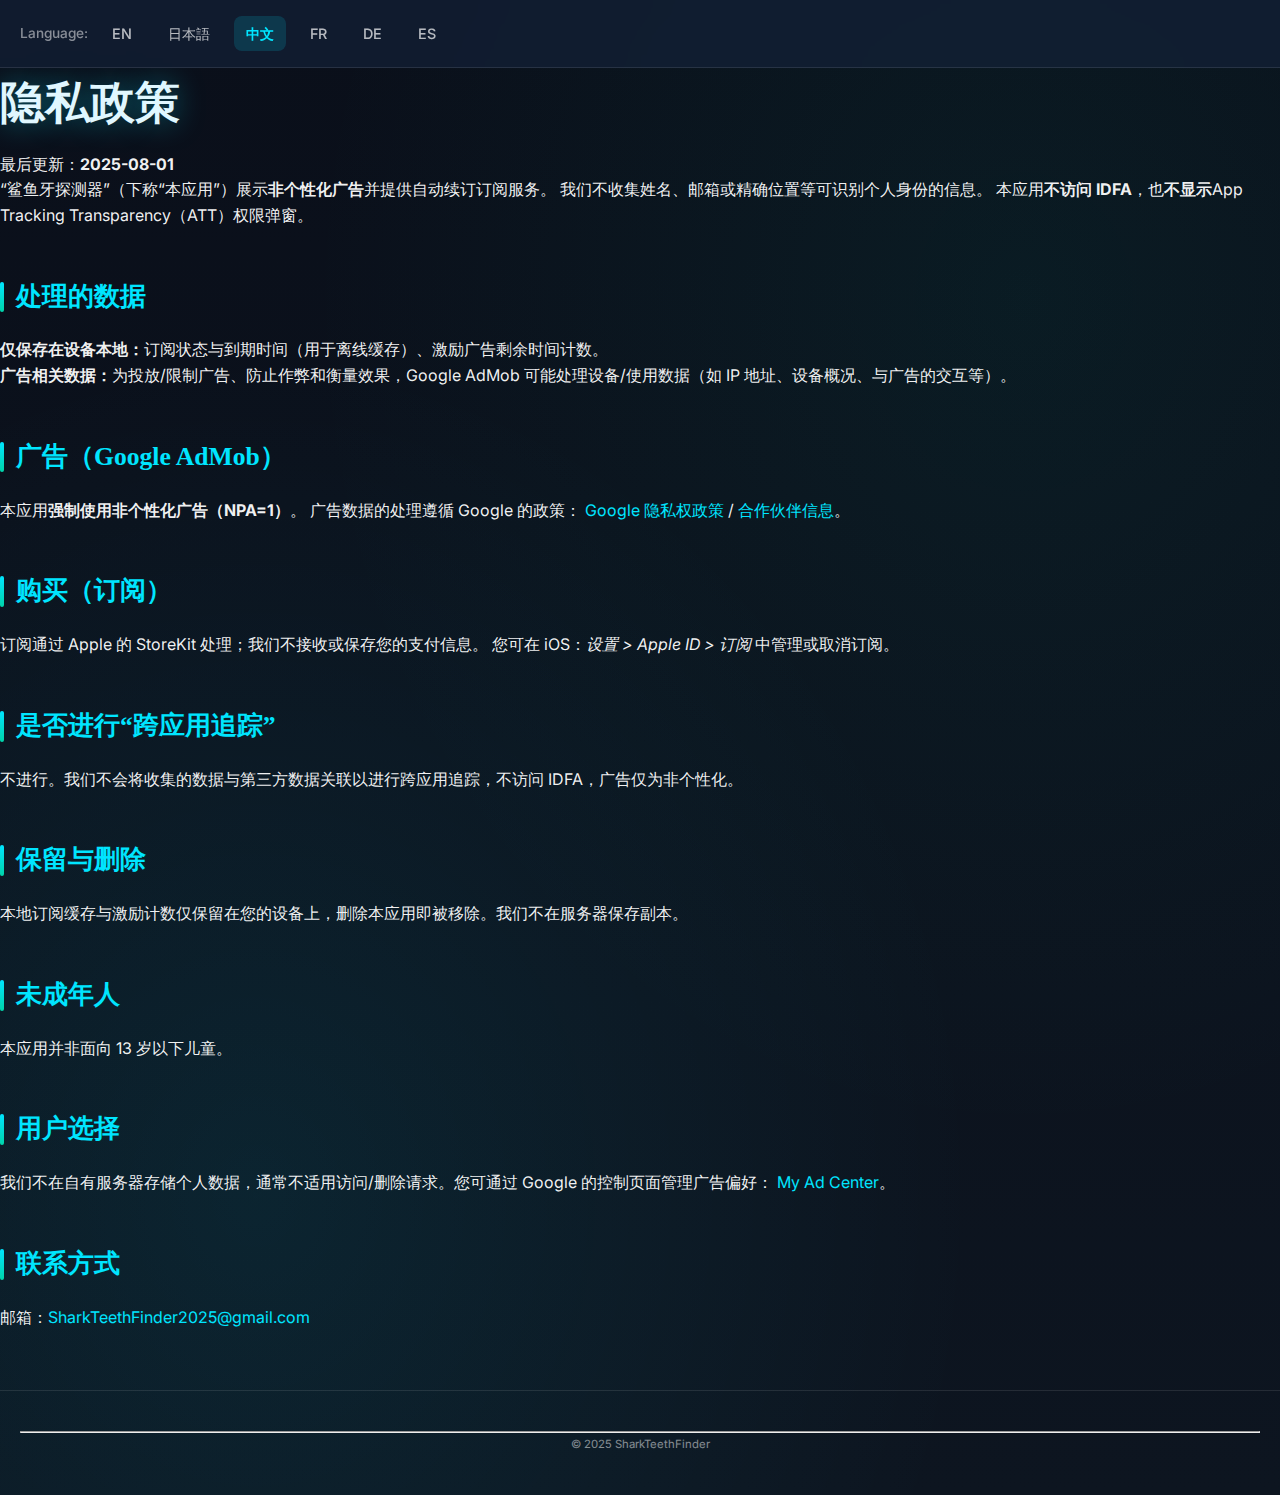
<file: zh-Hans/privacy.html>
<!doctype html>
<html lang="zh-Hans">
<head>
<meta charset="utf-8">
<title>鲨鱼牙探测器 – 隐私政策</title>
<meta name="viewport" content="width=device-width,initial-scale=1">
<link rel="stylesheet" href="/assets/style.css">
</head>
<body>
<nav class="lang">
  <strong>Language:</strong>
  <a href="/SharkTeethFinder/en/">EN</a>
  <a href="/SharkTeethFinder/ja/">日本語</a>
  <a class="active" href="/SharkTeethFinder/zh-Hans/">中文</a>
  <a href="/SharkTeethFinder/fr/">FR</a>
  <a href="/SharkTeethFinder/de/">DE</a>
  <a href="/SharkTeethFinder/es/">ES</a>
</nav>

<h1>隐私政策</h1>
<p>最后更新：<strong>2025-08-01</strong></p>

<p>
“鲨鱼牙探测器”（下称“本应用”）展示<strong>非个性化广告</strong>并提供自动续订订阅服务。
我们不收集姓名、邮箱或精确位置等可识别个人身份的信息。
本应用<strong>不访问 IDFA</strong>，也<strong>不显示</strong>App Tracking Transparency（ATT）权限弹窗。
</p>

<h2>处理的数据</h2>
<ul>
  <li><strong>仅保存在设备本地：</strong>订阅状态与到期时间（用于离线缓存）、激励广告剩余时间计数。</li>
  <li><strong>广告相关数据：</strong>为投放/限制广告、防止作弊和衡量效果，Google AdMob 可能处理设备/使用数据（如 IP 地址、设备概况、与广告的交互等）。</li>
</ul>

<h2>广告（Google AdMob）</h2>
<p>
本应用<strong>强制使用非个性化广告（NPA=1）</strong>。
广告数据的处理遵循 Google 的政策：
<a href="https://policies.google.com/privacy" target="_blank" rel="noopener">Google 隐私权政策</a> /
<a href="https://policies.google.com/technologies/partners" target="_blank" rel="noopener">合作伙伴信息</a>。
</p>

<h2>购买（订阅）</h2>
<p>
订阅通过 Apple 的 StoreKit 处理；我们不接收或保存您的支付信息。
您可在 iOS：<em>设置 &gt; Apple ID &gt; 订阅</em> 中管理或取消订阅。
</p>

<h2>是否进行“跨应用追踪”</h2>
<p>
不进行。我们不会将收集的数据与第三方数据关联以进行跨应用追踪，不访问 IDFA，广告仅为非个性化。
</p>

<h2>保留与删除</h2>
<p>
本地订阅缓存与激励计数仅保留在您的设备上，删除本应用即被移除。我们不在服务器保存副本。
</p>

<h2>未成年人</h2>
<p>
本应用并非面向 13 岁以下儿童。
</p>

<h2>用户选择</h2>
<p>
我们不在自有服务器存储个人数据，通常不适用访问/删除请求。您可通过 Google 的控制页面管理广告偏好：
<a href="https://myadcenter.google.com/" target="_blank" rel="noopener">My Ad Center</a>。
</p>

<h2>联系方式</h2>
<p>邮箱：<a href="mailto:SharkTeethFinder2025@gmail.com">SharkTeethFinder2025@gmail.com</a></p>

<footer><hr><small>© 2025 SharkTeethFinder</small></footer>
</body>
</html>
</file>
<file: assets/style.css>
/* ══════════════════════════════════════════════════════════════════════════
   SharkTeeth Finder - Support Site Styles
   Deep Sea Theme matching the iOS app design
   ══════════════════════════════════════════════════════════════════════════ */

@import url('https://fonts.googleapis.com/css2?family=Inter:wght@400;500;600;700&family=Permanent+Marker&display=swap');

:root {
  /* Deep Sea Colors */
  --bg-primary: #0a0f1a;
  --bg-secondary: #0d1520;
  --bg-card: rgba(20, 35, 60, 0.6);
  --bg-card-hover: rgba(25, 45, 75, 0.7);
  
  /* Neon Accent Colors */
  --accent-cyan: #00e5ff;
  --accent-turquoise: #00d4aa;
  --accent-premium: #ffd700;
  --accent-warning: #ff6b6b;
  
  /* Text Colors */
  --text-primary: rgba(255, 255, 255, 0.95);
  --text-secondary: rgba(255, 255, 255, 0.7);
  --text-tertiary: rgba(255, 255, 255, 0.5);
  --text-glow: #e0f7ff;
  
  /* Glass Effect */
  --glass-border: rgba(255, 255, 255, 0.1);
  --glass-shadow: rgba(0, 229, 255, 0.1);
  
  /* Fonts */
  --font-body: 'Inter', -apple-system, BlinkMacSystemFont, 'Segoe UI', sans-serif;
  --marker-font: "MarkerFelt-Wide", "Marker Felt", "Permanent Marker", cursive;
}

/* ── Reset & Base ─────────────────────────────────────────────────────────── */
*, *::before, *::after {
  box-sizing: border-box;
  margin: 0;
  padding: 0;
}

html {
  scroll-behavior: smooth;
}

body {
  font-family: var(--font-body);
  font-size: 16px;
  line-height: 1.6;
  color: var(--text-primary);
  background: var(--bg-primary);
  background-image: 
    radial-gradient(ellipse at 20% 80%, rgba(0, 229, 255, 0.08) 0%, transparent 50%),
    radial-gradient(ellipse at 80% 20%, rgba(0, 212, 170, 0.06) 0%, transparent 50%),
    linear-gradient(180deg, var(--bg-primary) 0%, var(--bg-secondary) 100%);
  min-height: 100vh;
  -webkit-font-smoothing: antialiased;
}

/* ── Container ────────────────────────────────────────────────────────────── */
.container {
  max-width: 900px;
  margin: 0 auto;
  padding: 0 20px;
}

/* ── Navigation ───────────────────────────────────────────────────────────── */
nav.lang {
  display: flex;
  align-items: center;
  gap: 12px;
  padding: 16px 20px;
  background: var(--bg-card);
  backdrop-filter: blur(20px);
  -webkit-backdrop-filter: blur(20px);
  border-bottom: 1px solid var(--glass-border);
  position: sticky;
  top: 0;
  z-index: 100;
  flex-wrap: wrap;
}

nav.lang strong {
  color: var(--text-tertiary);
  font-size: 0.85em;
  font-weight: 500;
}

nav.lang a {
  color: var(--text-secondary);
  text-decoration: none;
  font-size: 0.9em;
  font-weight: 500;
  padding: 6px 12px;
  border-radius: 8px;
  transition: all 0.2s ease;
}

nav.lang a:hover {
  color: var(--accent-cyan);
  background: rgba(0, 229, 255, 0.1);
}

nav.lang a.active {
  color: var(--accent-cyan);
  background: rgba(0, 229, 255, 0.15);
  font-weight: 600;
}

/* ── Hero Section ─────────────────────────────────────────────────────────── */
.hero {
  text-align: center;
  padding: 60px 20px 40px;
}

.hero-icon {
  width: 100px;
  height: 100px;
  margin: 0 auto 24px;
  background: linear-gradient(135deg, var(--accent-turquoise), var(--accent-cyan));
  border-radius: 24px;
  display: flex;
  align-items: center;
  justify-content: center;
  font-size: 48px;
  box-shadow: 
    0 8px 32px rgba(0, 229, 255, 0.3),
    inset 0 1px 0 rgba(255, 255, 255, 0.2);
}

h1 {
  font-family: var(--marker-font);
  font-size: clamp(2rem, 5vw, 2.8rem);
  color: var(--text-glow);
  margin-bottom: 12px;
  text-shadow: 0 0 30px rgba(0, 229, 255, 0.4);
}

.hero p {
  font-size: 1.1em;
  color: var(--text-secondary);
  max-width: 600px;
  margin: 0 auto;
}

/* ── Section Headers ──────────────────────────────────────────────────────── */
h2 {
  font-family: var(--marker-font);
  font-size: 1.6rem;
  color: var(--accent-cyan);
  margin: 48px 0 20px;
  display: flex;
  align-items: center;
  gap: 12px;
}

h2::before {
  content: '';
  display: inline-block;
  width: 4px;
  height: 1.2em;
  background: linear-gradient(180deg, var(--accent-cyan), var(--accent-turquoise));
  border-radius: 2px;
}

/* ── Feature Cards ────────────────────────────────────────────────────────── */
.feature-grid {
  display: grid;
  gap: 20px;
  margin: 24px 0;
}

.feature-card {
  background: var(--bg-card);
  border: 1px solid var(--glass-border);
  border-radius: 16px;
  padding: 24px;
  transition: all 0.3s ease;
  backdrop-filter: blur(10px);
  -webkit-backdrop-filter: blur(10px);
}

.feature-card:hover {
  background: var(--bg-card-hover);
  border-color: rgba(0, 229, 255, 0.2);
  transform: translateY(-2px);
  box-shadow: 0 8px 32px var(--glass-shadow);
}

.feature-card.premium {
  border-color: rgba(255, 215, 0, 0.3);
  background: linear-gradient(135deg, rgba(255, 215, 0, 0.05) 0%, var(--bg-card) 100%);
}

.feature-card.premium:hover {
  border-color: rgba(255, 215, 0, 0.5);
  box-shadow: 0 8px 32px rgba(255, 215, 0, 0.15);
}

.feature-header {
  display: flex;
  align-items: center;
  gap: 16px;
  margin-bottom: 16px;
}

.feature-icon {
  width: 44px;
  height: 44px;
  background: rgba(0, 229, 255, 0.1);
  border-radius: 12px;
  display: flex;
  align-items: center;
  justify-content: center;
  font-size: 22px;
  flex-shrink: 0;
}

.feature-card.premium .feature-icon {
  background: rgba(255, 215, 0, 0.15);
}

.feature-title {
  font-size: 1.15rem;
  font-weight: 600;
  color: var(--text-primary);
}

.premium-badge {
  display: inline-flex;
  align-items: center;
  gap: 4px;
  background: rgba(255, 215, 0, 0.15);
  color: var(--accent-premium);
  font-size: 0.7rem;
  font-weight: 600;
  padding: 4px 10px;
  border-radius: 20px;
  margin-left: auto;
}

.feature-list {
  list-style: none;
  padding: 0;
}

.feature-list li {
  position: relative;
  padding-left: 20px;
  margin-bottom: 10px;
  color: var(--text-secondary);
  font-size: 0.95rem;
}

.feature-list li::before {
  content: '•';
  position: absolute;
  left: 0;
  color: var(--accent-turquoise);
  font-weight: bold;
}

.feature-card.premium .feature-list li::before {
  color: var(--accent-premium);
}

/* ── Info Box ─────────────────────────────────────────────────────────────── */
.info-box {
  background: var(--bg-card);
  border: 1px solid var(--glass-border);
  border-radius: 12px;
  padding: 20px;
  margin: 24px 0;
}

.info-box strong {
  color: var(--accent-cyan);
}

.info-box p {
  color: var(--text-secondary);
  margin: 8px 0 0;
}

/* ── Contact Section ──────────────────────────────────────────────────────── */
.contact-card {
  background: var(--bg-card);
  border: 1px solid var(--glass-border);
  border-radius: 16px;
  padding: 24px;
  text-align: center;
  margin: 32px 0;
}

.contact-card a {
  color: var(--accent-cyan);
  text-decoration: none;
  font-weight: 500;
  transition: all 0.2s ease;
}

.contact-card a:hover {
  color: var(--accent-turquoise);
  text-shadow: 0 0 10px rgba(0, 229, 255, 0.5);
}

/* ── Links ────────────────────────────────────────────────────────────────── */
a {
  color: var(--accent-cyan);
  text-decoration: none;
  transition: all 0.2s ease;
}

a:hover {
  color: var(--accent-turquoise);
}

.privacy-link {
  display: inline-flex;
  align-items: center;
  gap: 8px;
  background: var(--bg-card);
  border: 1px solid var(--glass-border);
  padding: 12px 20px;
  border-radius: 10px;
  margin-top: 16px;
  font-weight: 500;
}

.privacy-link:hover {
  border-color: var(--accent-cyan);
  background: var(--bg-card-hover);
}

/* ── Footer ───────────────────────────────────────────────────────────────── */
footer {
  text-align: center;
  padding: 40px 20px;
  margin-top: 60px;
  border-top: 1px solid var(--glass-border);
  color: var(--text-tertiary);
  font-size: 0.85em;
}

footer a {
  color: var(--text-secondary);
}

/* ── Privacy Page Specific ────────────────────────────────────────────────── */
.privacy-content {
  max-width: 800px;
  margin: 40px auto;
  padding: 0 20px;
}

.privacy-content h1 {
  text-align: center;
  margin-bottom: 8px;
}

.privacy-content .last-updated {
  text-align: center;
  color: var(--text-tertiary);
  margin-bottom: 40px;
}

.privacy-content h2 {
  font-size: 1.3rem;
  margin-top: 36px;
  margin-bottom: 16px;
}

.privacy-content p {
  color: var(--text-secondary);
  margin-bottom: 16px;
}

.privacy-content ul {
  list-style: none;
  padding: 0;
  margin: 16px 0;
}

.privacy-content ul li {
  position: relative;
  padding-left: 24px;
  margin-bottom: 12px;
  color: var(--text-secondary);
}

.privacy-content ul li::before {
  content: '•';
  position: absolute;
  left: 0;
  color: var(--accent-turquoise);
  font-weight: bold;
}

/* ── Responsive ───────────────────────────────────────────────────────────── */
@media (max-width: 600px) {
  .hero {
    padding: 40px 16px 30px;
  }
  
  .hero-icon {
    width: 80px;
    height: 80px;
    font-size: 36px;
  }
  
  h2 {
    font-size: 1.4rem;
    margin: 36px 0 16px;
  }
  
  .feature-card {
    padding: 20px;
  }
  
  .feature-header {
    flex-wrap: wrap;
    gap: 12px;
  }
  
  .premium-badge {
    margin-left: 0;
  }
  
  nav.lang {
    justify-content: center;
  }
}
</file>
